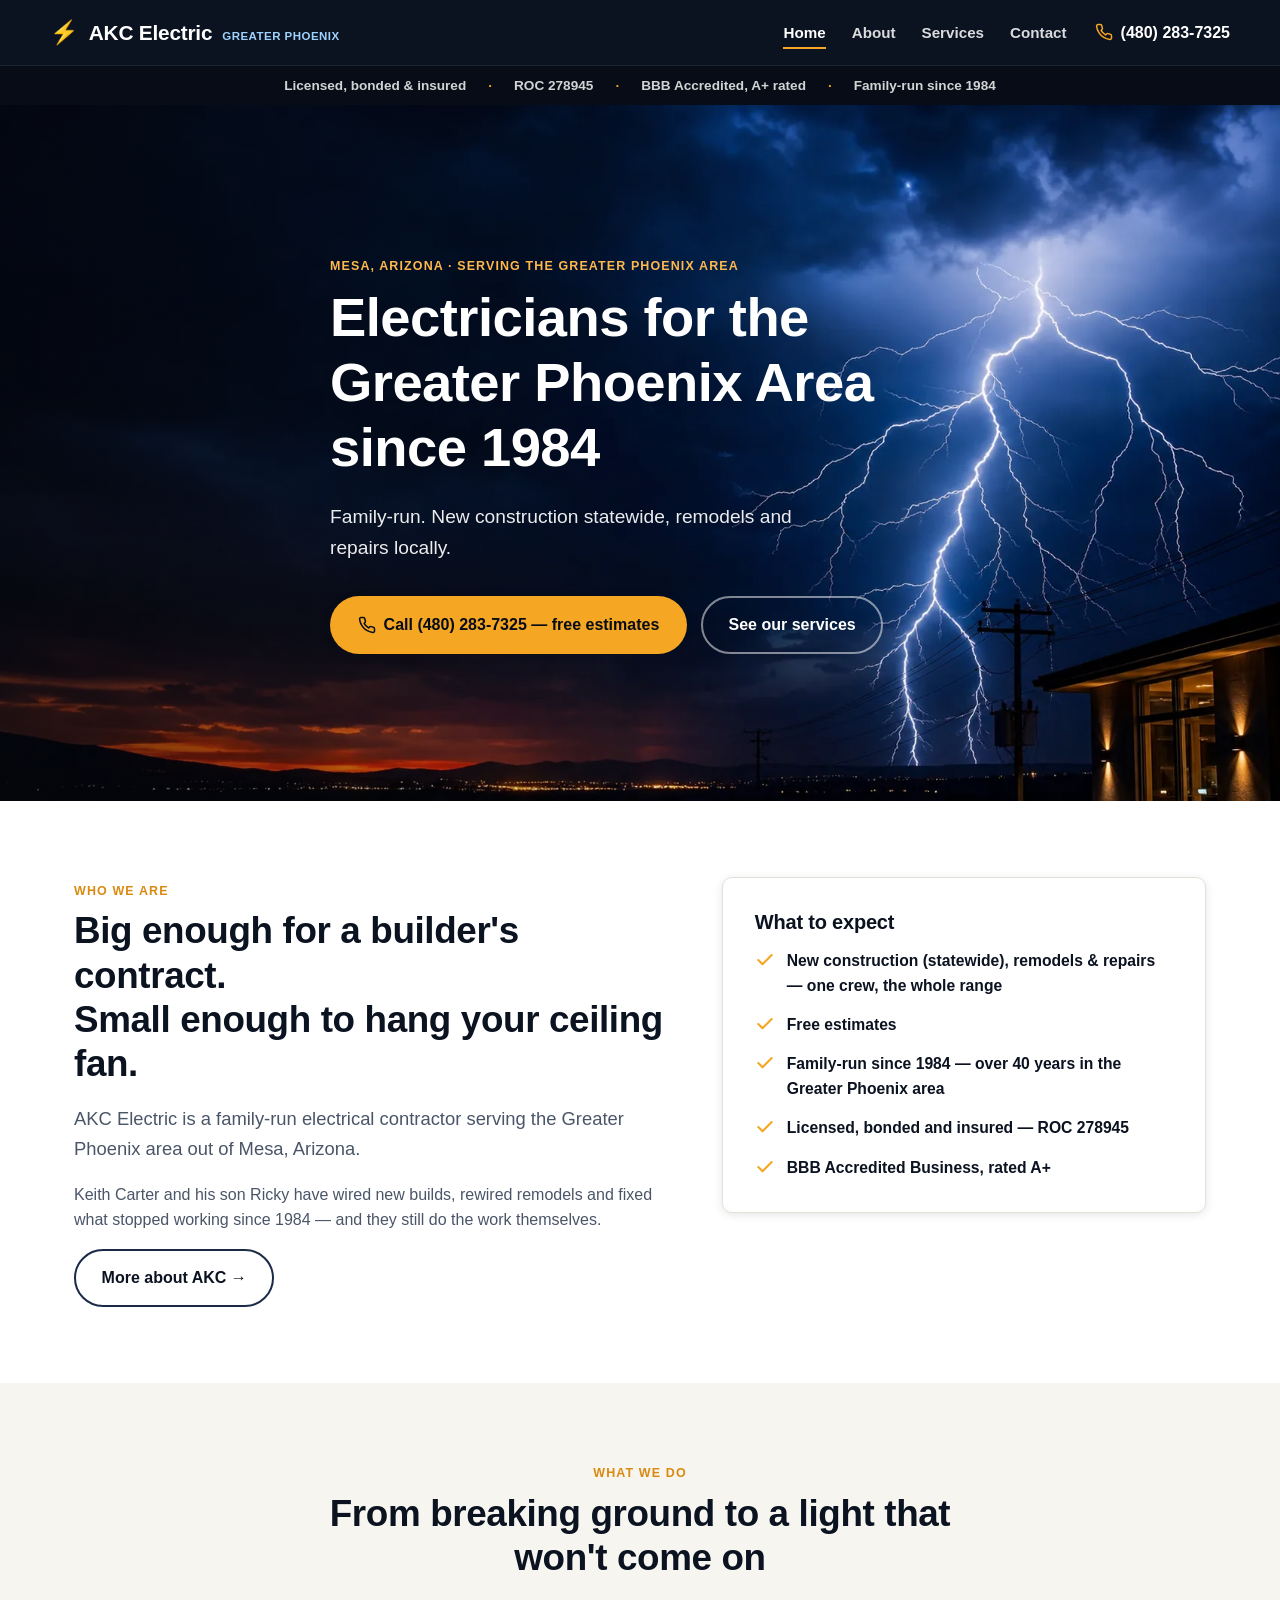
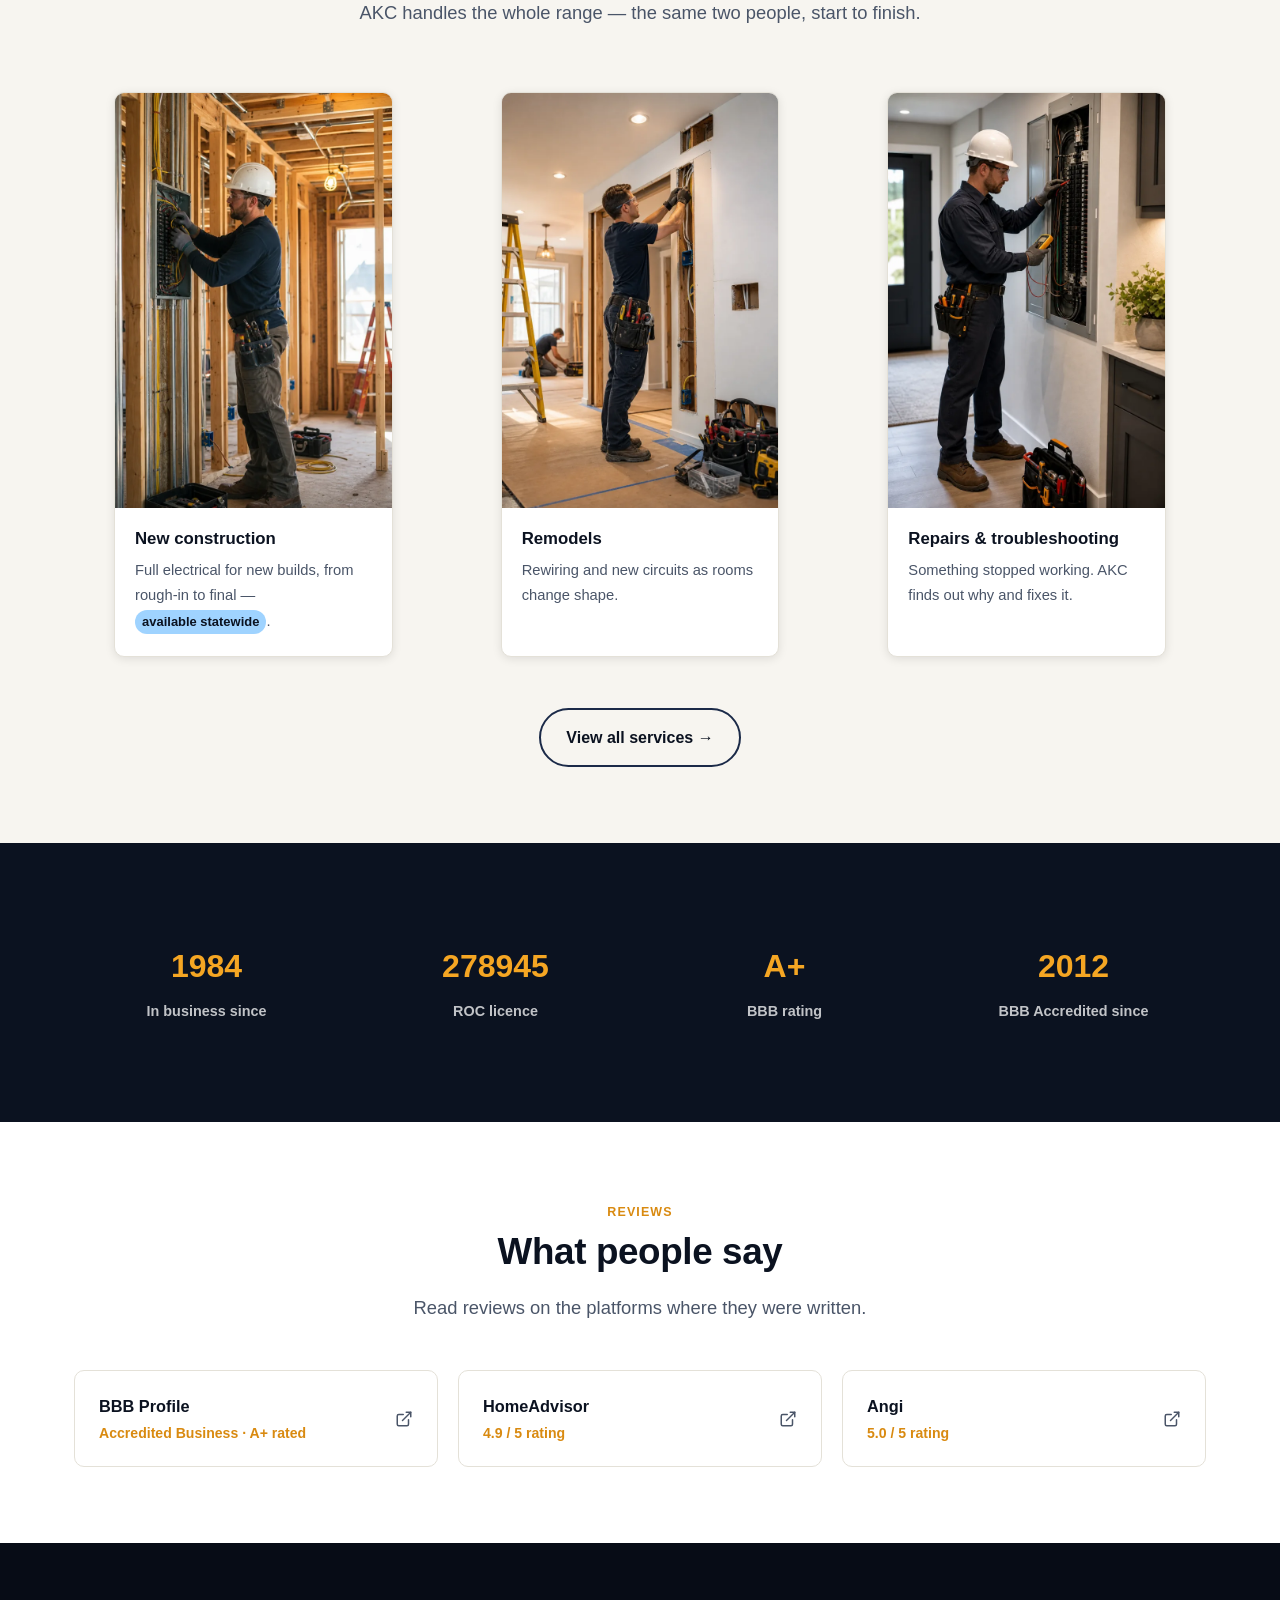
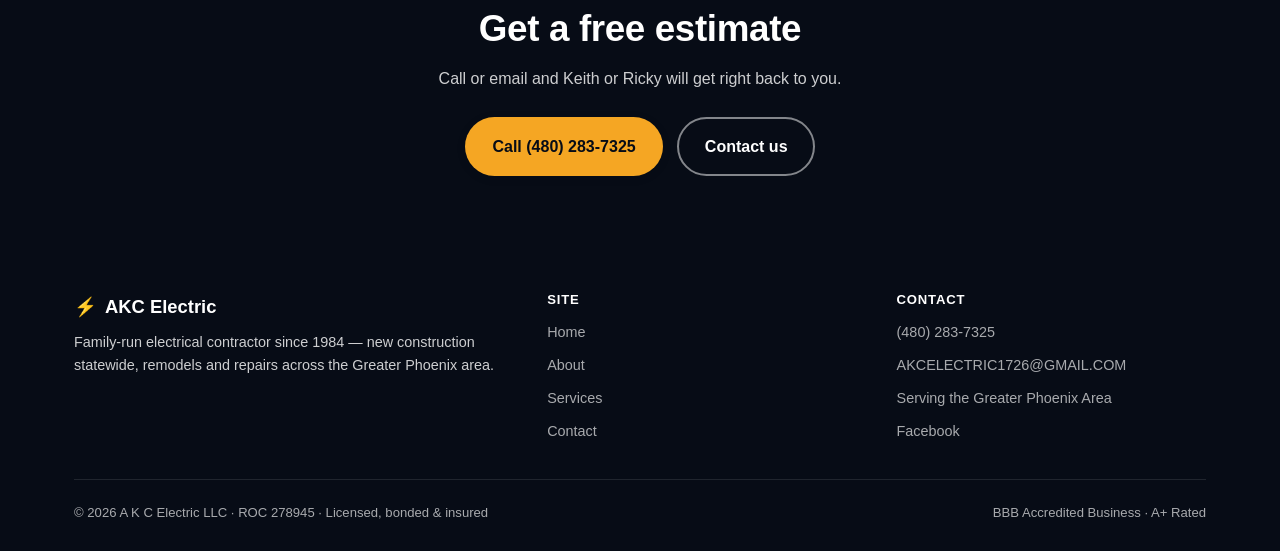
<file: index.html>
<!DOCTYPE html>
<html lang="en">
<head>
<meta charset="UTF-8">
<meta name="viewport" content="width=device-width, initial-scale=1.0">
<title>AKC Electric — Licensed Electrician in the Greater Phoenix Area | Mesa, AZ</title>
<meta name="description" content="Licensed, bonded and insured electrician in the Greater Phoenix area. Family-run since 1984 — new construction statewide, remodels and repairs locally. BBB Accredited, A+ rated. Free estimates. (480) 283-7325">
<link rel="canonical" href="https://lancewagner123.github.io/akc-electric-llc/">
<meta property="og:type" content="website">
<meta property="og:title" content="AKC Electric — Licensed Electrician in the Greater Phoenix Area">
<meta property="og:description" content="Family-run since 1984 — new construction statewide, remodels and repairs across the Greater Phoenix area. Licensed, bonded and insured — ROC 278945. BBB Accredited, A+ rated.">
<meta property="og:image" content="https://lancewagner123.github.io/akc-electric-llc/img/og-image-1200x630.jpg">
<meta property="og:url" content="https://lancewagner123.github.io/akc-electric-llc/">
<meta name="twitter:card" content="summary_large_image">
<link rel="icon" href="assets/favicon.svg" type="image/svg+xml">
<link rel="preload" as="image" href="img/hero-desert-storm-1200w.webp" imagesrcset="img/hero-desert-storm-800w.webp 800w, img/hero-desert-storm-1200w.webp 1200w, img/hero-desert-storm-1700w.webp 1700w">
<link rel="stylesheet" href="assets/css/style.css">
<script type="application/ld+json">
{
  "@context": "https://schema.org",
  "@type": "Electrician",
  "name": "AKC Electric",
  "legalName": "A K C Electric LLC",
  "telephone": "+1-480-283-7325",
  "email": "AKCELECTRIC1726@GMAIL.COM",
  "url": "https://lancewagner123.github.io/akc-electric-llc/",
  "image": "https://lancewagner123.github.io/akc-electric-llc/img/og-image-1200x630.jpg",
  "foundingDate": "1984",
  "address": {
    "@type": "PostalAddress",
    "addressLocality": "Mesa",
    "addressRegion": "AZ",
    "addressCountry": "US"
  },
  "areaServed": {
    "@type": "Place",
    "name": "Greater Phoenix Area, Arizona"
  },
  "founder": { "@type": "Person", "name": "Keith Carter" }
}
</script>
</head>
<body>
<a class="skip-link" href="#main">Skip to content</a>

<header class="site-header">
  <div class="container header-inner">
    <a href="index.html" class="brand"><span class="bolt">&#9889;</span>AKC Electric<span class="tag">Greater Phoenix</span></a>
    <nav class="nav" id="site-nav">
      <ul class="nav-links">
        <li><a href="index.html" aria-current="page">Home</a></li>
        <li><a href="about.html">About</a></li>
        <li><a href="services.html">Services</a></li>
        <li><a href="contact.html">Contact</a></li>
      </ul>
      <a class="header-call" href="tel:+14802837325">
        <svg width="18" height="18" viewBox="0 0 24 24" fill="none" stroke="currentColor" stroke-width="2" stroke-linecap="round" stroke-linejoin="round"><path d="M22 16.92v3a2 2 0 0 1-2.18 2 19.79 19.79 0 0 1-8.63-3.07 19.5 19.5 0 0 1-6-6 19.79 19.79 0 0 1-3.07-8.67A2 2 0 0 1 4.11 2h3a2 2 0 0 1 2 1.72c.127.96.361 1.903.7 2.81a2 2 0 0 1-.45 2.11L8.09 9.91a16 16 0 0 0 6 6l1.27-1.27a2 2 0 0 1 2.11-.45c.907.339 1.85.573 2.81.7A2 2 0 0 1 22 16.92z"/></svg>
        <span class="txt">(480) 283-7325</span>
      </a>
    </nav>
    <button class="nav-toggle" aria-label="Menu" aria-expanded="false" aria-controls="site-nav">
      <svg viewBox="0 0 24 24" fill="none" stroke="currentColor" stroke-width="2" stroke-linecap="round" stroke-linejoin="round"><line x1="3" y1="6" x2="21" y2="6"/><line x1="3" y1="12" x2="21" y2="12"/><line x1="3" y1="18" x2="21" y2="18"/></svg>
    </button>
  </div>
</header>

<div class="trust-strip">
  <div class="container">
    <span>Licensed, bonded &amp; insured</span><span class="sep">&middot;</span>
    <span>ROC 278945</span><span class="sep">&middot;</span>
    <span>BBB Accredited, A+ rated</span><span class="sep">&middot;</span>
    <span>Family-run since 1984</span>
  </div>
</div>

<main id="main">

  <section class="hero">
    <div class="hero-media">
      <img
        src="img/hero-desert-storm-1200w.webp"
        srcset="img/hero-desert-storm-800w.webp 800w,
                img/hero-desert-storm-1200w.webp 1200w,
                img/hero-desert-storm-1700w.webp 1700w"
        sizes="100vw"
        width="1700" height="924"
        alt="Lightning striking over the Arizona desert at dusk, with a sunset on the horizon and a lit house in the foreground"
        fetchpriority="high"
        decoding="async">
    </div>
    <div class="hero-inner">
      <div class="hero-content">
        <p class="eyebrow" style="color:#ffb84d">Mesa, Arizona &middot; Serving the Greater Phoenix Area</p>
        <h1>Electricians for the Greater Phoenix Area since 1984</h1>
        <p class="lede">Family-run. New construction statewide, remodels and repairs locally.</p>
        <div class="hero-cta">
          <a class="btn btn-amber" href="tel:+14802837325">
            <svg width="18" height="18" viewBox="0 0 24 24" fill="none" stroke="currentColor" stroke-width="2" stroke-linecap="round" stroke-linejoin="round"><path d="M22 16.92v3a2 2 0 0 1-2.18 2 19.79 19.79 0 0 1-8.63-3.07 19.5 19.5 0 0 1-6-6 19.79 19.79 0 0 1-3.07-8.67A2 2 0 0 1 4.11 2h3a2 2 0 0 1 2 1.72c.127.96.361 1.903.7 2.81a2 2 0 0 1-.45 2.11L8.09 9.91a16 16 0 0 0 6 6l1.27-1.27a2 2 0 0 1 2.11-.45c.907.339 1.85.573 2.81.7A2 2 0 0 1 22 16.92z"/></svg>
            Call (480) 283-7325 &mdash; free estimates
          </a>
          <a class="btn btn-outline" href="services.html">See our services</a>
        </div>
      </div>
    </div>
  </section>

  <section class="section section-alt">
    <div class="container intro-grid">
      <div>
        <p class="eyebrow">Who we are</p>
        <h2>Big enough for a builder's contract.<br>Small enough to hang your ceiling fan.</h2>
        <p class="lede">AKC Electric is a family-run electrical contractor serving the Greater Phoenix area out of Mesa, Arizona.</p>
        <p>Keith Carter and his son Ricky have wired new builds, rewired remodels and fixed what stopped working since 1984 &mdash; and they still do the work themselves.</p>
        <p><a class="btn btn-outline-dark" href="about.html">More about AKC &rarr;</a></p>
      </div>
      <div class="promise-card">
        <h3>What to expect</h3>
        <ul class="promise-list">
          <li><svg width="20" height="20" viewBox="0 0 24 24" fill="none" stroke="currentColor" stroke-width="2.5" stroke-linecap="round" stroke-linejoin="round"><polyline points="20 6 9 17 4 12"/></svg> New construction (statewide), remodels &amp; repairs &mdash; one crew, the whole range</li>
          <li><svg width="20" height="20" viewBox="0 0 24 24" fill="none" stroke="currentColor" stroke-width="2.5" stroke-linecap="round" stroke-linejoin="round"><polyline points="20 6 9 17 4 12"/></svg> Free estimates</li>
          <li><svg width="20" height="20" viewBox="0 0 24 24" fill="none" stroke="currentColor" stroke-width="2.5" stroke-linecap="round" stroke-linejoin="round"><polyline points="20 6 9 17 4 12"/></svg> Family-run since 1984 &mdash; over 40 years in the Greater Phoenix area</li>
          <li><svg width="20" height="20" viewBox="0 0 24 24" fill="none" stroke="currentColor" stroke-width="2.5" stroke-linecap="round" stroke-linejoin="round"><polyline points="20 6 9 17 4 12"/></svg> Licensed, bonded and insured &mdash; ROC 278945</li>
          <li><svg width="20" height="20" viewBox="0 0 24 24" fill="none" stroke="currentColor" stroke-width="2.5" stroke-linecap="round" stroke-linejoin="round"><polyline points="20 6 9 17 4 12"/></svg> BBB Accredited Business, rated A+</li>
        </ul>
      </div>
    </div>
  </section>

  <section class="section">
    <div class="container">
      <div class="section-head">
        <p class="eyebrow">What we do</p>
        <h2>From breaking ground to a light that won't come on</h2>
        <p class="lede">AKC handles the whole range &mdash; the same two people, start to finish.</p>
      </div>
      <div class="services-grid">
        <figure class="service-card">
          <img
            src="img/service-new-construction-700w.webp"
            srcset="img/service-new-construction-400w.webp 400w,
                    img/service-new-construction-700w.webp 700w,
                    img/service-new-construction-950w.webp 950w"
            sizes="(max-width: 900px) 100vw, 33vw"
            width="950" height="1425"
            alt="Electrician wiring a breaker panel in a timber-framed house under construction"
            loading="lazy" decoding="async">
          <figcaption>
            <span class="name">New construction</span>
            <span class="desc">Full electrical for new builds, from rough-in to final &mdash; <span class="statewide">available statewide</span>.</span>
          </figcaption>
        </figure>
        <figure class="service-card">
          <img
            src="img/service-remodel-700w.webp"
            srcset="img/service-remodel-400w.webp 400w,
                    img/service-remodel-700w.webp 700w,
                    img/service-remodel-950w.webp 950w"
            sizes="(max-width: 900px) 100vw, 33vw"
            width="950" height="1425"
            alt="Electrician installing wiring in an opened wall during a home remodel"
            loading="lazy" decoding="async">
          <figcaption>
            <span class="name">Remodels</span>
            <span class="desc">Rewiring and new circuits as rooms change shape.</span>
          </figcaption>
        </figure>
        <figure class="service-card">
          <img
            src="img/service-repairs-700w.webp"
            srcset="img/service-repairs-400w.webp 400w,
                    img/service-repairs-700w.webp 700w,
                    img/service-repairs-950w.webp 950w"
            sizes="(max-width: 900px) 100vw, 33vw"
            width="950" height="1425"
            alt="Electrician testing a breaker panel with a multimeter during a service call"
            loading="lazy" decoding="async">
          <figcaption>
            <span class="name">Repairs &amp; troubleshooting</span>
            <span class="desc">Something stopped working. AKC finds out why and fixes it.</span>
          </figcaption>
        </figure>
      </div>
      <p style="text-align:center; margin-top:2.2em;"><a class="btn btn-outline-dark" href="services.html">View all services &rarr;</a></p>
    </div>
  </section>

  <section class="section section-navy">
    <div class="container">
      <div class="credentials-grid">
        <div class="cred-item"><span class="num">1984</span><span class="label">In business since</span></div>
        <div class="cred-item"><span class="num">278945</span><span class="label">ROC licence</span></div>
        <div class="cred-item"><span class="num">A+</span><span class="label">BBB rating</span></div>
        <div class="cred-item"><span class="num">2012</span><span class="label">BBB Accredited since</span></div>
      </div>
    </div>
  </section>

  <section class="section section-alt">
    <div class="container">
      <div class="section-head">
        <p class="eyebrow">Reviews</p>
        <h2>What people say</h2>
        <p class="lede">Read reviews on the platforms where they were written.</p>
      </div>
      <div class="reviews-grid">
        <a class="review-link" href="https://www.bbb.org/us/az/mesa/profile/electrical-contractors/akc-electric-1126-1000022637" target="_blank" rel="noopener">
          <span><span class="platform">BBB Profile</span><span class="rating">Accredited Business &middot; A+ rated</span></span>
          <svg width="18" height="18" viewBox="0 0 24 24" fill="none" stroke="currentColor" stroke-width="2" stroke-linecap="round" stroke-linejoin="round"><path d="M18 13v6a2 2 0 0 1-2 2H5a2 2 0 0 1-2-2V8a2 2 0 0 1 2-2h6"/><polyline points="15 3 21 3 21 9"/><line x1="10" y1="14" x2="21" y2="3"/></svg>
        </a>
        <a class="review-link" href="https://www.homeadvisor.com/rated.AKCElectricLLC.47323149.html" target="_blank" rel="noopener">
          <span><span class="platform">HomeAdvisor</span><span class="rating">4.9 / 5 rating</span></span>
          <svg width="18" height="18" viewBox="0 0 24 24" fill="none" stroke="currentColor" stroke-width="2" stroke-linecap="round" stroke-linejoin="round"><path d="M18 13v6a2 2 0 0 1-2 2H5a2 2 0 0 1-2-2V8a2 2 0 0 1 2-2h6"/><polyline points="15 3 21 3 21 9"/><line x1="10" y1="14" x2="21" y2="3"/></svg>
        </a>
        <a class="review-link" href="https://www.angi.com/companylist/us/az/mesa/akc-electric-llc-reviews-7453181.htm" target="_blank" rel="noopener">
          <span><span class="platform">Angi</span><span class="rating">5.0 / 5 rating</span></span>
          <svg width="18" height="18" viewBox="0 0 24 24" fill="none" stroke="currentColor" stroke-width="2" stroke-linecap="round" stroke-linejoin="round"><path d="M18 13v6a2 2 0 0 1-2 2H5a2 2 0 0 1-2-2V8a2 2 0 0 1 2-2h6"/><polyline points="15 3 21 3 21 9"/><line x1="10" y1="14" x2="21" y2="3"/></svg>
        </a>
      </div>
    </div>
  </section>

  <section class="cta-band">
    <div class="container">
      <h2>Get a free estimate</h2>
      <p>Call or email and Keith or Ricky will get right back to you.</p>
      <div class="btns">
        <a class="btn btn-amber" href="tel:+14802837325">Call (480) 283-7325</a>
        <a class="btn btn-outline" href="contact.html">Contact us</a>
      </div>
    </div>
  </section>

</main>

<footer class="site-footer">
  <div class="container">
    <div class="footer-grid">
      <div class="footer-col">
        <div class="footer-brand"><span class="bolt">&#9889;</span>AKC Electric</div>
        <p class="footer-tagline">Family-run electrical contractor since 1984 &mdash; new construction statewide, remodels and repairs across the Greater Phoenix area.</p>
      </div>
      <div class="footer-col">
        <h4>Site</h4>
        <ul>
          <li><a href="index.html">Home</a></li>
          <li><a href="about.html">About</a></li>
          <li><a href="services.html">Services</a></li>
          <li><a href="contact.html">Contact</a></li>
        </ul>
      </div>
      <div class="footer-col">
        <h4>Contact</h4>
        <ul>
          <li><a href="tel:+14802837325">(480) 283-7325</a></li>
          <li><a href="mailto:AKCELECTRIC1726@GMAIL.COM">AKCELECTRIC1726@GMAIL.COM</a></li>
          <li>Serving the Greater Phoenix Area</li>
          <li><a href="https://www.facebook.com/profile.php?id=100054225020717" target="_blank" rel="noopener">Facebook</a></li>
        </ul>
      </div>
    </div>
    <div class="footer-bottom">
      <span>&copy; <span class="year"></span> A K C Electric LLC &middot; ROC 278945 &middot; Licensed, bonded &amp; insured</span>
      <span>BBB Accredited Business &middot; A+ Rated</span>
    </div>
  </div>
</footer>

<script src="assets/js/main.js"></script>
</body>
</html>
</file>
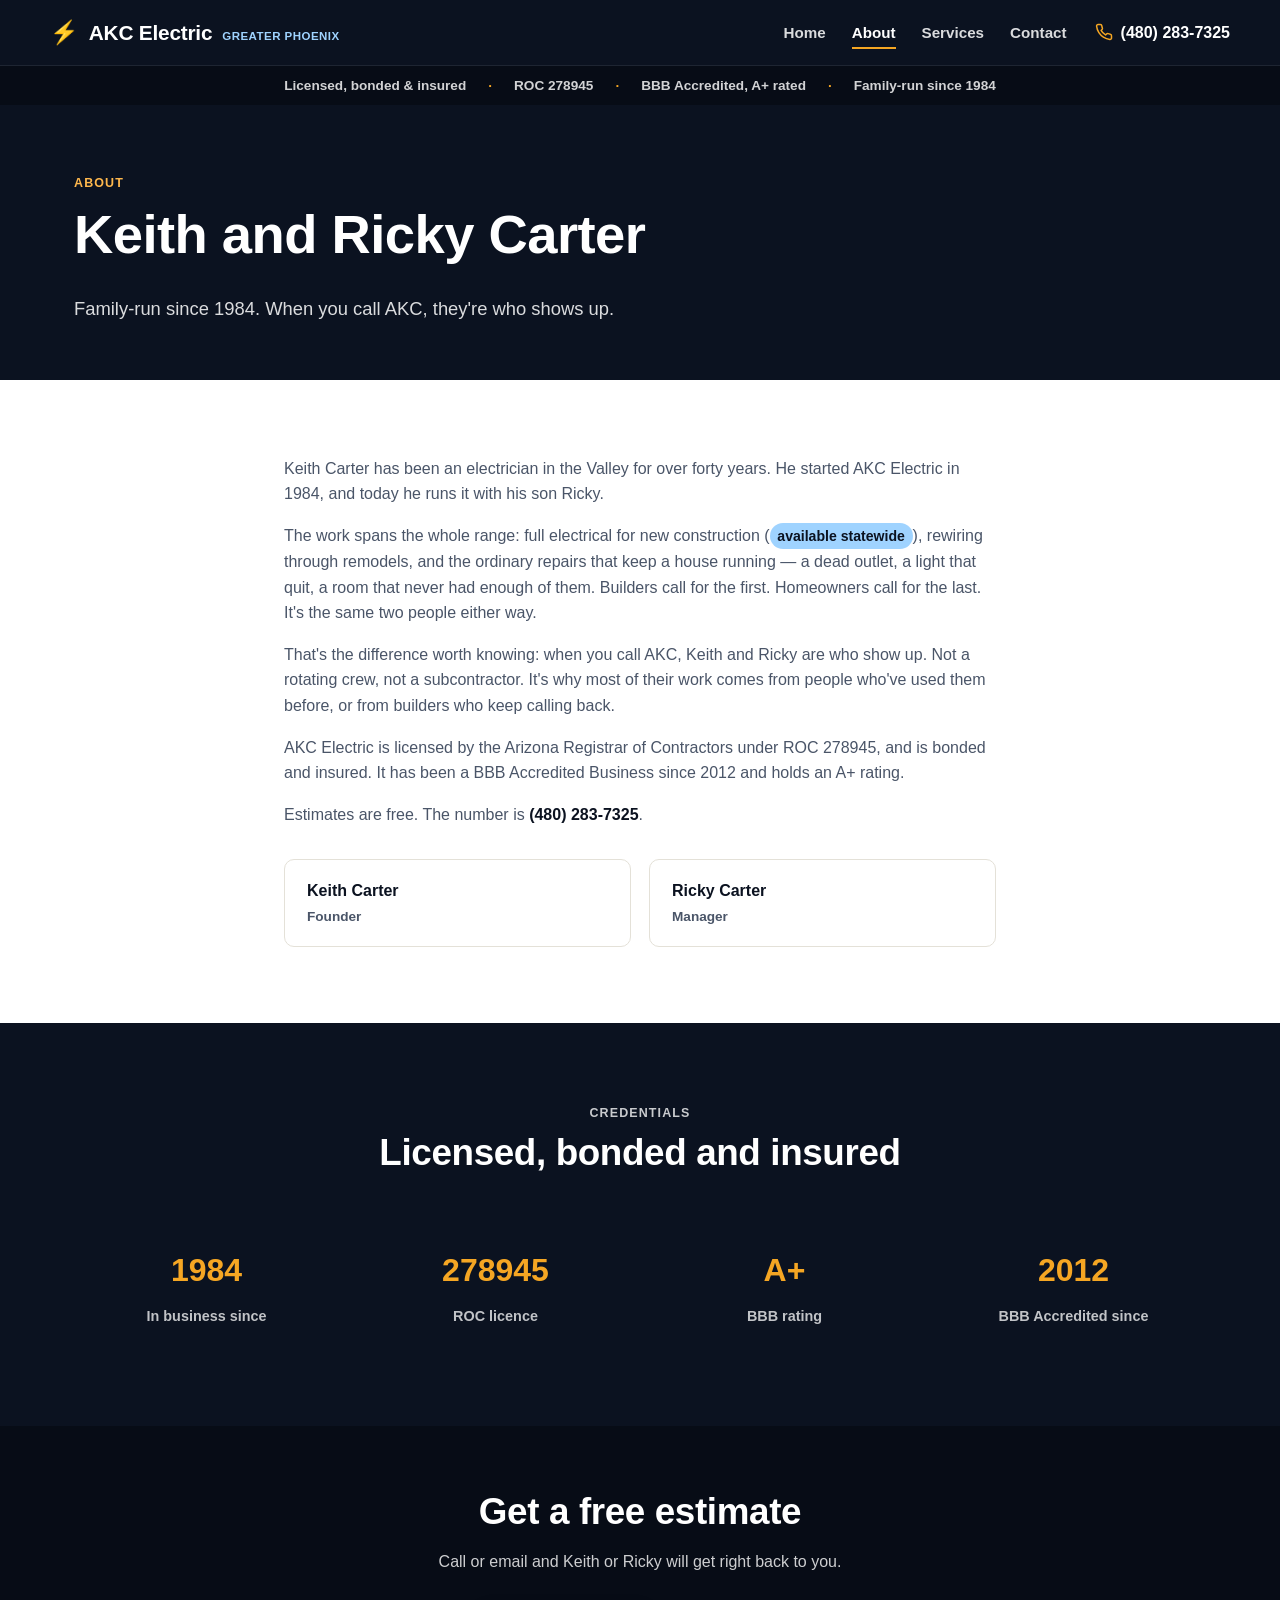
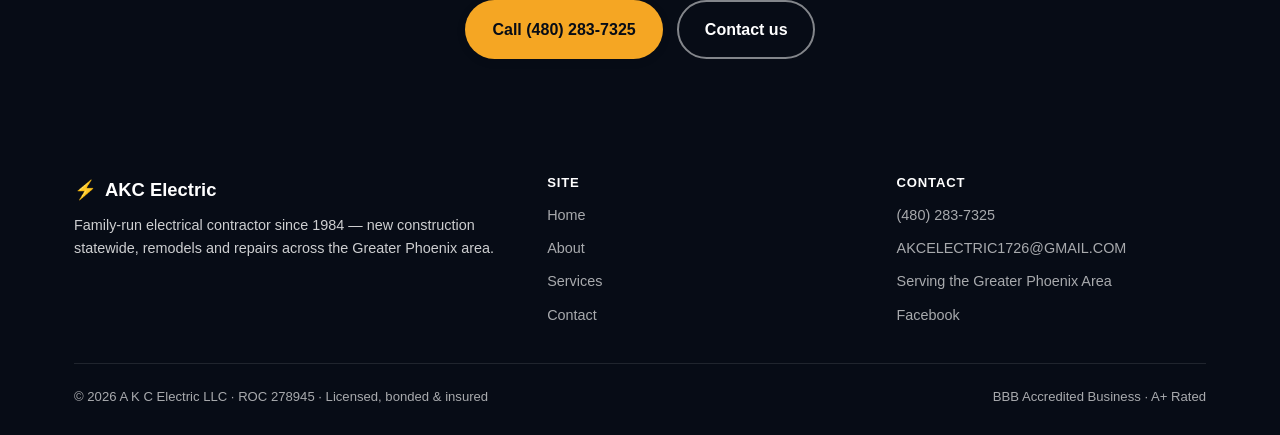
<file: about.html>
<!DOCTYPE html>
<html lang="en">
<head>
<meta charset="UTF-8">
<meta name="viewport" content="width=device-width, initial-scale=1.0">
<title>About AKC Electric — Family-Run Since 1984 | Mesa, AZ</title>
<meta name="description" content="Keith Carter started AKC Electric in 1984. Today he runs it with his son Ricky — licensed, bonded and insured, ROC 278945, BBB Accredited and rated A+.">
<link rel="canonical" href="https://lancewagner123.github.io/akc-electric-llc/about.html">
<meta property="og:type" content="website">
<meta property="og:title" content="About AKC Electric">
<meta property="og:description" content="Family-run since 1984. Keith and Ricky Carter do the work themselves.">
<meta property="og:image" content="https://lancewagner123.github.io/akc-electric-llc/img/og-image-1200x630.jpg">
<link rel="icon" href="assets/favicon.svg" type="image/svg+xml">
<link rel="stylesheet" href="assets/css/style.css">
</head>
<body>
<a class="skip-link" href="#main">Skip to content</a>

<header class="site-header">
  <div class="container header-inner">
    <a href="index.html" class="brand"><span class="bolt">&#9889;</span>AKC Electric<span class="tag">Greater Phoenix</span></a>
    <nav class="nav" id="site-nav">
      <ul class="nav-links">
        <li><a href="index.html">Home</a></li>
        <li><a href="about.html" aria-current="page">About</a></li>
        <li><a href="services.html">Services</a></li>
        <li><a href="contact.html">Contact</a></li>
      </ul>
      <a class="header-call" href="tel:+14802837325">
        <svg width="18" height="18" viewBox="0 0 24 24" fill="none" stroke="currentColor" stroke-width="2" stroke-linecap="round" stroke-linejoin="round"><path d="M22 16.92v3a2 2 0 0 1-2.18 2 19.79 19.79 0 0 1-8.63-3.07 19.5 19.5 0 0 1-6-6 19.79 19.79 0 0 1-3.07-8.67A2 2 0 0 1 4.11 2h3a2 2 0 0 1 2 1.72c.127.96.361 1.903.7 2.81a2 2 0 0 1-.45 2.11L8.09 9.91a16 16 0 0 0 6 6l1.27-1.27a2 2 0 0 1 2.11-.45c.907.339 1.85.573 2.81.7A2 2 0 0 1 22 16.92z"/></svg>
        <span class="txt">(480) 283-7325</span>
      </a>
    </nav>
    <button class="nav-toggle" aria-label="Menu" aria-expanded="false" aria-controls="site-nav">
      <svg viewBox="0 0 24 24" fill="none" stroke="currentColor" stroke-width="2" stroke-linecap="round" stroke-linejoin="round"><line x1="3" y1="6" x2="21" y2="6"/><line x1="3" y1="12" x2="21" y2="12"/><line x1="3" y1="18" x2="21" y2="18"/></svg>
    </button>
  </div>
</header>

<div class="trust-strip">
  <div class="container">
    <span>Licensed, bonded &amp; insured</span><span class="sep">&middot;</span>
    <span>ROC 278945</span><span class="sep">&middot;</span>
    <span>BBB Accredited, A+ rated</span><span class="sep">&middot;</span>
    <span>Family-run since 1984</span>
  </div>
</div>

<main id="main">

  <section class="page-hero">
    <div class="container">
      <p class="eyebrow" style="color:#ffb84d">About</p>
      <h1>Keith and Ricky Carter</h1>
      <p class="lede">Family-run since 1984. When you call AKC, they're who shows up.</p>
    </div>
  </section>

  <section class="section section-alt">
    <div class="container" style="max-width:760px;">
      <p>Keith Carter has been an electrician in the Valley for over forty years. He started AKC Electric in 1984, and today he runs it with his son Ricky.</p>
      <p>The work spans the whole range: full electrical for new construction (<span class="statewide">available statewide</span>), rewiring through remodels, and the ordinary repairs that keep a house running &mdash; a dead outlet, a light that quit, a room that never had enough of them. Builders call for the first. Homeowners call for the last. It's the same two people either way.</p>
      <p>That's the difference worth knowing: when you call AKC, Keith and Ricky are who show up. Not a rotating crew, not a subcontractor. It's why most of their work comes from people who've used them before, or from builders who keep calling back.</p>
      <p>AKC Electric is licensed by the Arizona Registrar of Contractors under ROC 278945, and is bonded and insured. It has been a BBB Accredited Business since 2012 and holds an A+ rating.</p>
      <p>Estimates are free. The number is <a href="tel:+14802837325" style="color:var(--navy-900); font-weight:700;">(480) 283-7325</a>.</p>

      <div class="people-strip">
        <div class="person">Keith Carter<span class="role">Founder</span></div>
        <div class="person">Ricky Carter<span class="role">Manager</span></div>
      </div>
    </div>
  </section>

  <section class="section section-navy">
    <div class="container">
      <div class="section-head">
        <p class="eyebrow">Credentials</p>
        <h2>Licensed, bonded and insured</h2>
      </div>
      <div class="credentials-grid">
        <div class="cred-item"><span class="num">1984</span><span class="label">In business since</span></div>
        <div class="cred-item"><span class="num">278945</span><span class="label">ROC licence</span></div>
        <div class="cred-item"><span class="num">A+</span><span class="label">BBB rating</span></div>
        <div class="cred-item"><span class="num">2012</span><span class="label">BBB Accredited since</span></div>
      </div>
    </div>
  </section>

  <section class="cta-band">
    <div class="container">
      <h2>Get a free estimate</h2>
      <p>Call or email and Keith or Ricky will get right back to you.</p>
      <div class="btns">
        <a class="btn btn-amber" href="tel:+14802837325">Call (480) 283-7325</a>
        <a class="btn btn-outline" href="contact.html">Contact us</a>
      </div>
    </div>
  </section>

</main>

<footer class="site-footer">
  <div class="container">
    <div class="footer-grid">
      <div class="footer-col">
        <div class="footer-brand"><span class="bolt">&#9889;</span>AKC Electric</div>
        <p class="footer-tagline">Family-run electrical contractor since 1984 &mdash; new construction statewide, remodels and repairs across the Greater Phoenix area.</p>
      </div>
      <div class="footer-col">
        <h4>Site</h4>
        <ul>
          <li><a href="index.html">Home</a></li>
          <li><a href="about.html">About</a></li>
          <li><a href="services.html">Services</a></li>
          <li><a href="contact.html">Contact</a></li>
        </ul>
      </div>
      <div class="footer-col">
        <h4>Contact</h4>
        <ul>
          <li><a href="tel:+14802837325">(480) 283-7325</a></li>
          <li><a href="mailto:AKCELECTRIC1726@GMAIL.COM">AKCELECTRIC1726@GMAIL.COM</a></li>
          <li>Serving the Greater Phoenix Area</li>
          <li><a href="https://www.facebook.com/profile.php?id=100054225020717" target="_blank" rel="noopener">Facebook</a></li>
        </ul>
      </div>
    </div>
    <div class="footer-bottom">
      <span>&copy; <span class="year"></span> A K C Electric LLC &middot; ROC 278945 &middot; Licensed, bonded &amp; insured</span>
      <span>BBB Accredited Business &middot; A+ Rated</span>
    </div>
  </div>
</footer>

<script src="assets/js/main.js"></script>
</body>
</html>
</file>
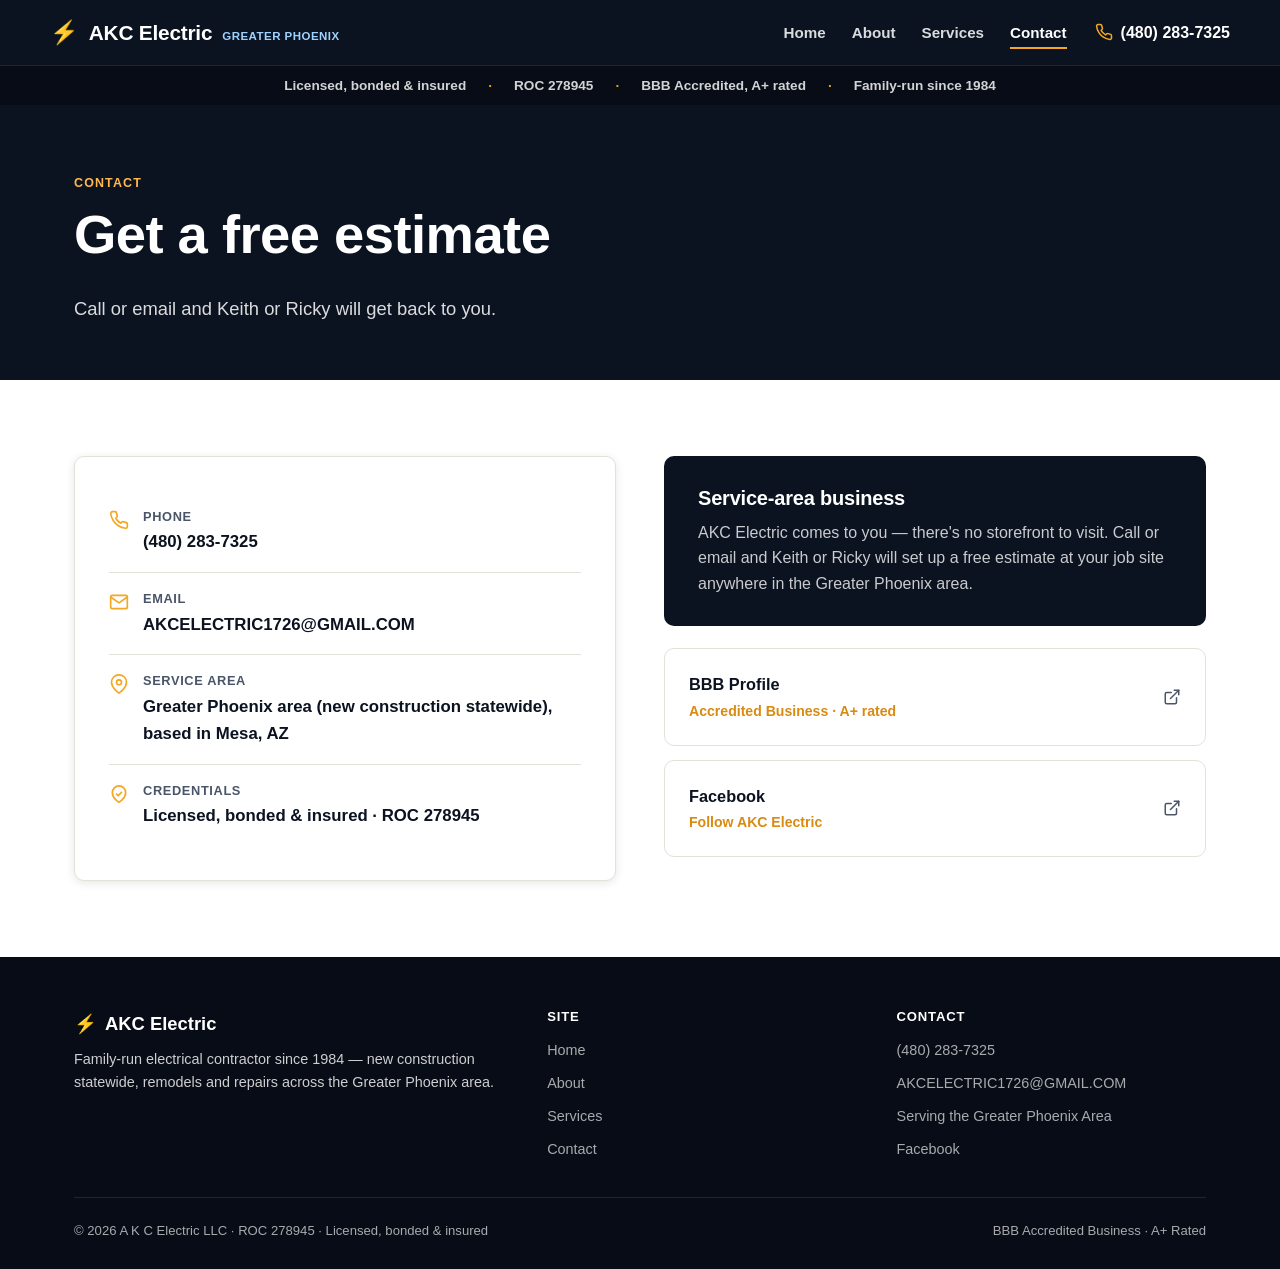
<file: contact.html>
<!DOCTYPE html>
<html lang="en">
<head>
<meta charset="UTF-8">
<meta name="viewport" content="width=device-width, initial-scale=1.0">
<title>Contact AKC Electric — (480) 283-7325 | Greater Phoenix Area, AZ</title>
<meta name="description" content="Call or email AKC Electric for a free estimate. Family-run, licensed, bonded and insured, serving the Greater Phoenix area from Mesa, Arizona.">
<link rel="canonical" href="https://lancewagner123.github.io/akc-electric-llc/contact.html">
<meta property="og:type" content="website">
<meta property="og:title" content="Contact AKC Electric">
<meta property="og:description" content="Call or email for a free estimate — Keith or Ricky will get back to you.">
<meta property="og:image" content="https://lancewagner123.github.io/akc-electric-llc/img/og-image-1200x630.jpg">
<link rel="icon" href="assets/favicon.svg" type="image/svg+xml">
<link rel="stylesheet" href="assets/css/style.css">
</head>
<body>
<a class="skip-link" href="#main">Skip to content</a>

<header class="site-header">
  <div class="container header-inner">
    <a href="index.html" class="brand"><span class="bolt">&#9889;</span>AKC Electric<span class="tag">Greater Phoenix</span></a>
    <nav class="nav" id="site-nav">
      <ul class="nav-links">
        <li><a href="index.html">Home</a></li>
        <li><a href="about.html">About</a></li>
        <li><a href="services.html">Services</a></li>
        <li><a href="contact.html" aria-current="page">Contact</a></li>
      </ul>
      <a class="header-call" href="tel:+14802837325">
        <svg width="18" height="18" viewBox="0 0 24 24" fill="none" stroke="currentColor" stroke-width="2" stroke-linecap="round" stroke-linejoin="round"><path d="M22 16.92v3a2 2 0 0 1-2.18 2 19.79 19.79 0 0 1-8.63-3.07 19.5 19.5 0 0 1-6-6 19.79 19.79 0 0 1-3.07-8.67A2 2 0 0 1 4.11 2h3a2 2 0 0 1 2 1.72c.127.96.361 1.903.7 2.81a2 2 0 0 1-.45 2.11L8.09 9.91a16 16 0 0 0 6 6l1.27-1.27a2 2 0 0 1 2.11-.45c.907.339 1.85.573 2.81.7A2 2 0 0 1 22 16.92z"/></svg>
        <span class="txt">(480) 283-7325</span>
      </a>
    </nav>
    <button class="nav-toggle" aria-label="Menu" aria-expanded="false" aria-controls="site-nav">
      <svg viewBox="0 0 24 24" fill="none" stroke="currentColor" stroke-width="2" stroke-linecap="round" stroke-linejoin="round"><line x1="3" y1="6" x2="21" y2="6"/><line x1="3" y1="12" x2="21" y2="12"/><line x1="3" y1="18" x2="21" y2="18"/></svg>
    </button>
  </div>
</header>

<div class="trust-strip">
  <div class="container">
    <span>Licensed, bonded &amp; insured</span><span class="sep">&middot;</span>
    <span>ROC 278945</span><span class="sep">&middot;</span>
    <span>BBB Accredited, A+ rated</span><span class="sep">&middot;</span>
    <span>Family-run since 1984</span>
  </div>
</div>

<main id="main">

  <section class="page-hero">
    <div class="container">
      <p class="eyebrow" style="color:#ffb84d">Contact</p>
      <h1>Get a free estimate</h1>
      <p class="lede">Call or email and Keith or Ricky will get back to you.</p>
    </div>
  </section>

  <section class="section section-alt">
    <div class="container contact-grid">
      <div class="contact-card">
        <div class="contact-row">
          <svg width="20" height="20" viewBox="0 0 24 24" fill="none" stroke="currentColor" stroke-width="2" stroke-linecap="round" stroke-linejoin="round"><path d="M22 16.92v3a2 2 0 0 1-2.18 2 19.79 19.79 0 0 1-8.63-3.07 19.5 19.5 0 0 1-6-6 19.79 19.79 0 0 1-3.07-8.67A2 2 0 0 1 4.11 2h3a2 2 0 0 1 2 1.72c.127.96.361 1.903.7 2.81a2 2 0 0 1-.45 2.11L8.09 9.91a16 16 0 0 0 6 6l1.27-1.27a2 2 0 0 1 2.11-.45c.907.339 1.85.573 2.81.7A2 2 0 0 1 22 16.92z"/></svg>
          <div>
            <div class="label">Phone</div>
            <div class="value"><a href="tel:+14802837325">(480) 283-7325</a></div>
          </div>
        </div>
        <div class="contact-row">
          <svg width="20" height="20" viewBox="0 0 24 24" fill="none" stroke="currentColor" stroke-width="2" stroke-linecap="round" stroke-linejoin="round"><path d="M4 4h16c1.1 0 2 .9 2 2v12c0 1.1-.9 2-2 2H4c-1.1 0-2-.9-2-2V6c0-1.1.9-2 2-2z"/><polyline points="22,6 12,13 2,6"/></svg>
          <div>
            <div class="label">Email</div>
            <div class="value"><a href="mailto:AKCELECTRIC1726@GMAIL.COM">AKCELECTRIC1726@GMAIL.COM</a></div>
          </div>
        </div>
        <div class="contact-row">
          <svg width="20" height="20" viewBox="0 0 24 24" fill="none" stroke="currentColor" stroke-width="2" stroke-linecap="round" stroke-linejoin="round"><path d="M21 10c0 7-9 13-9 13s-9-6-9-13a9 9 0 0 1 18 0z"/><circle cx="12" cy="10" r="3"/></svg>
          <div>
            <div class="label">Service area</div>
            <div class="value">Greater Phoenix area (new construction statewide), based in Mesa, AZ</div>
          </div>
        </div>
        <div class="contact-row">
          <svg width="20" height="20" viewBox="0 0 24 24" fill="none" stroke="currentColor" stroke-width="2" stroke-linecap="round" stroke-linejoin="round"><path d="M12 22s8-4.5 8-11.8A8 8 0 0 0 4 10.2C4 17.5 12 22 12 22z"/><path d="M9 12l2 2 4-4"/></svg>
          <div>
            <div class="label">Credentials</div>
            <div class="value">Licensed, bonded &amp; insured &middot; ROC 278945</div>
          </div>
        </div>
      </div>

      <div>
        <div class="area-note">
          <h3>Service-area business</h3>
          <p>AKC Electric comes to you &mdash; there's no storefront to visit. Call or email and Keith or Ricky will set up a free estimate at your job site anywhere in the Greater Phoenix area.</p>
        </div>
        <div style="margin-top:22px;">
          <a class="review-link" href="https://www.bbb.org/us/az/mesa/profile/electrical-contractors/akc-electric-1126-1000022637" target="_blank" rel="noopener" style="margin-bottom:14px;">
            <span><span class="platform">BBB Profile</span><span class="rating">Accredited Business &middot; A+ rated</span></span>
            <svg width="18" height="18" viewBox="0 0 24 24" fill="none" stroke="currentColor" stroke-width="2" stroke-linecap="round" stroke-linejoin="round"><path d="M18 13v6a2 2 0 0 1-2 2H5a2 2 0 0 1-2-2V8a2 2 0 0 1 2-2h6"/><polyline points="15 3 21 3 21 9"/><line x1="10" y1="14" x2="21" y2="3"/></svg>
          </a>
          <a class="review-link" href="https://www.facebook.com/profile.php?id=100054225020717" target="_blank" rel="noopener">
            <span><span class="platform">Facebook</span><span class="rating">Follow AKC Electric</span></span>
            <svg width="18" height="18" viewBox="0 0 24 24" fill="none" stroke="currentColor" stroke-width="2" stroke-linecap="round" stroke-linejoin="round"><path d="M18 13v6a2 2 0 0 1-2 2H5a2 2 0 0 1-2-2V8a2 2 0 0 1 2-2h6"/><polyline points="15 3 21 3 21 9"/><line x1="10" y1="14" x2="21" y2="3"/></svg>
          </a>
        </div>
      </div>
    </div>
  </section>

</main>

<footer class="site-footer">
  <div class="container">
    <div class="footer-grid">
      <div class="footer-col">
        <div class="footer-brand"><span class="bolt">&#9889;</span>AKC Electric</div>
        <p class="footer-tagline">Family-run electrical contractor since 1984 &mdash; new construction statewide, remodels and repairs across the Greater Phoenix area.</p>
      </div>
      <div class="footer-col">
        <h4>Site</h4>
        <ul>
          <li><a href="index.html">Home</a></li>
          <li><a href="about.html">About</a></li>
          <li><a href="services.html">Services</a></li>
          <li><a href="contact.html">Contact</a></li>
        </ul>
      </div>
      <div class="footer-col">
        <h4>Contact</h4>
        <ul>
          <li><a href="tel:+14802837325">(480) 283-7325</a></li>
          <li><a href="mailto:AKCELECTRIC1726@GMAIL.COM">AKCELECTRIC1726@GMAIL.COM</a></li>
          <li>Serving the Greater Phoenix Area</li>
          <li><a href="https://www.facebook.com/profile.php?id=100054225020717" target="_blank" rel="noopener">Facebook</a></li>
        </ul>
      </div>
    </div>
    <div class="footer-bottom">
      <span>&copy; <span class="year"></span> A K C Electric LLC &middot; ROC 278945 &middot; Licensed, bonded &amp; insured</span>
      <span>BBB Accredited Business &middot; A+ Rated</span>
    </div>
  </div>
</footer>

<script src="assets/js/main.js"></script>
</body>
</html>
</file>
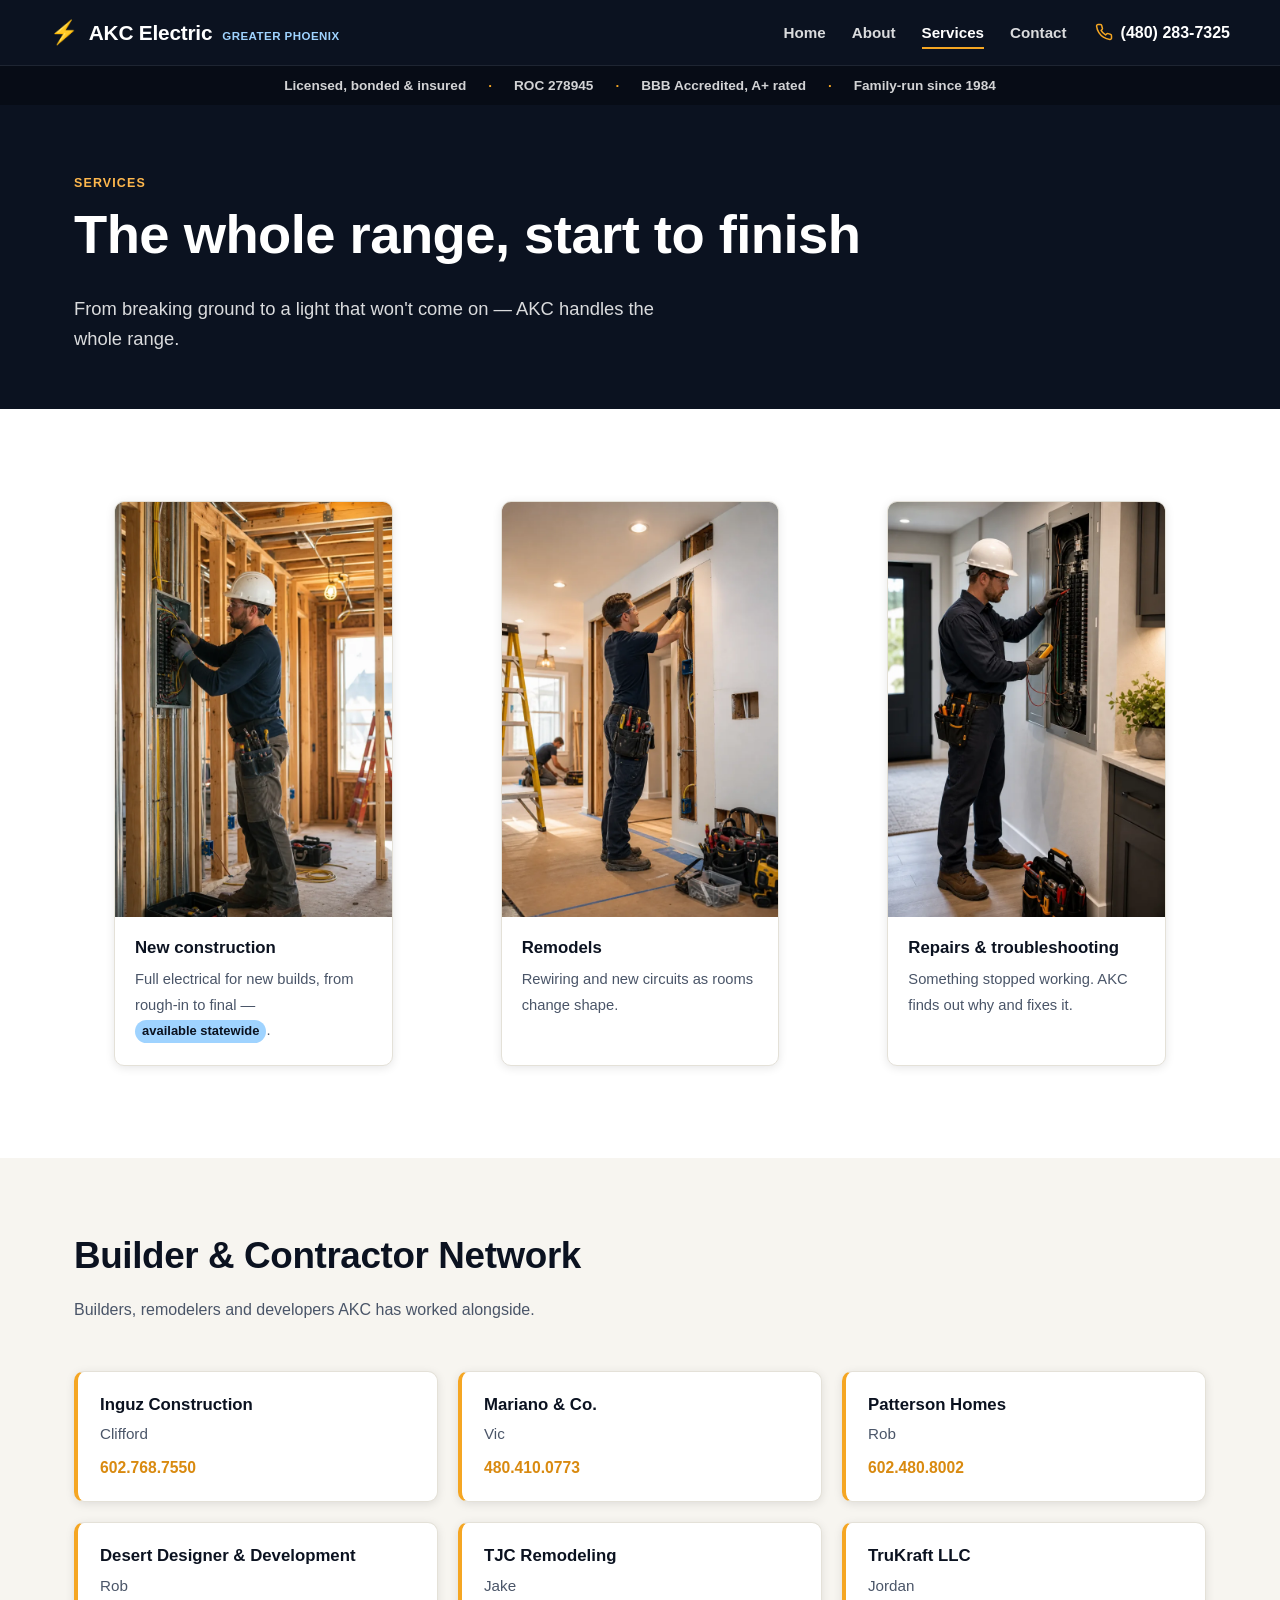
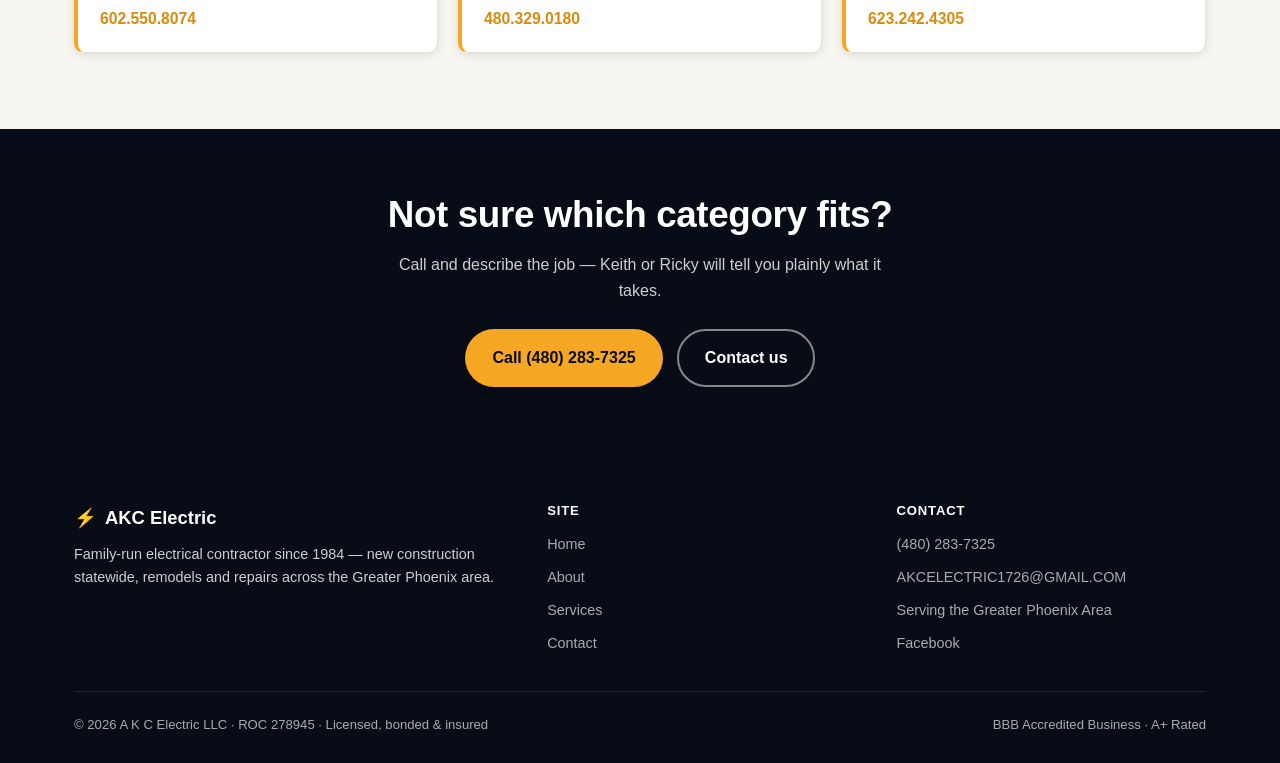
<file: services.html>
<!DOCTYPE html>
<html lang="en">
<head>
<meta charset="UTF-8">
<meta name="viewport" content="width=device-width, initial-scale=1.0">
<title>New Construction (Statewide), Remodels &amp; Repairs | AKC Electric</title>
<meta name="description" content="AKC Electric handles new construction statewide, plus remodels, repairs &amp; troubleshooting, recessed lighting, TV wall mounts and sound systems across the Greater Phoenix area.">
<link rel="canonical" href="https://lancewagner123.github.io/akc-electric-llc/services.html">
<meta property="og:type" content="website">
<meta property="og:title" content="Services — AKC Electric">
<meta property="og:description" content="From breaking ground to a light that won't come on — AKC handles the whole range.">
<meta property="og:image" content="https://lancewagner123.github.io/akc-electric-llc/img/og-image-1200x630.jpg">
<link rel="icon" href="assets/favicon.svg" type="image/svg+xml">
<link rel="stylesheet" href="assets/css/style.css">
</head>
<body>
<a class="skip-link" href="#main">Skip to content</a>

<header class="site-header">
  <div class="container header-inner">
    <a href="index.html" class="brand"><span class="bolt">&#9889;</span>AKC Electric<span class="tag">Greater Phoenix</span></a>
    <nav class="nav" id="site-nav">
      <ul class="nav-links">
        <li><a href="index.html">Home</a></li>
        <li><a href="about.html">About</a></li>
        <li><a href="services.html" aria-current="page">Services</a></li>
        <li><a href="contact.html">Contact</a></li>
      </ul>
      <a class="header-call" href="tel:+14802837325">
        <svg width="18" height="18" viewBox="0 0 24 24" fill="none" stroke="currentColor" stroke-width="2" stroke-linecap="round" stroke-linejoin="round"><path d="M22 16.92v3a2 2 0 0 1-2.18 2 19.79 19.79 0 0 1-8.63-3.07 19.5 19.5 0 0 1-6-6 19.79 19.79 0 0 1-3.07-8.67A2 2 0 0 1 4.11 2h3a2 2 0 0 1 2 1.72c.127.96.361 1.903.7 2.81a2 2 0 0 1-.45 2.11L8.09 9.91a16 16 0 0 0 6 6l1.27-1.27a2 2 0 0 1 2.11-.45c.907.339 1.85.573 2.81.7A2 2 0 0 1 22 16.92z"/></svg>
        <span class="txt">(480) 283-7325</span>
      </a>
    </nav>
    <button class="nav-toggle" aria-label="Menu" aria-expanded="false" aria-controls="site-nav">
      <svg viewBox="0 0 24 24" fill="none" stroke="currentColor" stroke-width="2" stroke-linecap="round" stroke-linejoin="round"><line x1="3" y1="6" x2="21" y2="6"/><line x1="3" y1="12" x2="21" y2="12"/><line x1="3" y1="18" x2="21" y2="18"/></svg>
    </button>
  </div>
</header>

<div class="trust-strip">
  <div class="container">
    <span>Licensed, bonded &amp; insured</span><span class="sep">&middot;</span>
    <span>ROC 278945</span><span class="sep">&middot;</span>
    <span>BBB Accredited, A+ rated</span><span class="sep">&middot;</span>
    <span>Family-run since 1984</span>
  </div>
</div>

<main id="main">

  <section class="page-hero">
    <div class="container">
      <p class="eyebrow" style="color:#ffb84d">Services</p>
      <h1>The whole range, start to finish</h1>
      <p class="lede">From breaking ground to a light that won't come on &mdash; AKC handles the whole range.</p>
    </div>
  </section>

  <section class="section section-alt">
    <div class="container">
      <div class="services-grid">
        <figure class="service-card">
          <img
            src="img/service-new-construction-700w.webp"
            srcset="img/service-new-construction-400w.webp 400w,
                    img/service-new-construction-700w.webp 700w,
                    img/service-new-construction-950w.webp 950w"
            sizes="(max-width: 900px) 100vw, 33vw"
            width="950" height="1425"
            alt="Electrician wiring a breaker panel in a timber-framed house under construction"
            loading="lazy" decoding="async">
          <figcaption>
            <span class="name">New construction</span>
            <span class="desc">Full electrical for new builds, from rough-in to final &mdash; <span class="statewide">available statewide</span>.</span>
          </figcaption>
        </figure>
        <figure class="service-card">
          <img
            src="img/service-remodel-700w.webp"
            srcset="img/service-remodel-400w.webp 400w,
                    img/service-remodel-700w.webp 700w,
                    img/service-remodel-950w.webp 950w"
            sizes="(max-width: 900px) 100vw, 33vw"
            width="950" height="1425"
            alt="Electrician installing wiring in an opened wall during a home remodel"
            loading="lazy" decoding="async">
          <figcaption>
            <span class="name">Remodels</span>
            <span class="desc">Rewiring and new circuits as rooms change shape.</span>
          </figcaption>
        </figure>
        <figure class="service-card">
          <img
            src="img/service-repairs-700w.webp"
            srcset="img/service-repairs-400w.webp 400w,
                    img/service-repairs-700w.webp 700w,
                    img/service-repairs-950w.webp 950w"
            sizes="(max-width: 900px) 100vw, 33vw"
            width="950" height="1425"
            alt="Electrician testing a breaker panel with a multimeter during a service call"
            loading="lazy" decoding="async">
          <figcaption>
            <span class="name">Repairs &amp; troubleshooting</span>
            <span class="desc">Something stopped working. AKC finds out why and fixes it.</span>
          </figcaption>
        </figure>
      </div>
    </div>
  </section>

  <section class="section">
    <div class="container">
      <div class="section-head left">
        <h2>Builder &amp; Contractor Network</h2>
        <p>Builders, remodelers and developers AKC has worked alongside.</p>
      </div>
      <div class="references-grid">
        <div class="reference-card">
          <span class="ref-company">Inguz Construction</span>
          <span class="ref-person">Clifford</span>
          <a class="ref-phone" href="tel:+16027687550">602.768.7550</a>
        </div>
        <div class="reference-card">
          <span class="ref-company">Mariano &amp; Co.</span>
          <span class="ref-person">Vic</span>
          <a class="ref-phone" href="tel:+14804100773">480.410.0773</a>
        </div>
        <div class="reference-card">
          <span class="ref-company">Patterson Homes</span>
          <span class="ref-person">Rob</span>
          <a class="ref-phone" href="tel:+16024808002">602.480.8002</a>
        </div>
        <div class="reference-card">
          <span class="ref-company">Desert Designer &amp; Development</span>
          <span class="ref-person">Rob</span>
          <a class="ref-phone" href="tel:+16025508074">602.550.8074</a>
        </div>
        <div class="reference-card">
          <span class="ref-company">TJC Remodeling</span>
          <span class="ref-person">Jake</span>
          <a class="ref-phone" href="tel:+14803290180">480.329.0180</a>
        </div>
        <div class="reference-card">
          <span class="ref-company">TruKraft LLC</span>
          <span class="ref-person">Jordan</span>
          <a class="ref-phone" href="tel:+16232424305">623.242.4305</a>
        </div>
      </div>
    </div>
  </section>

  <section class="cta-band">
    <div class="container">
      <h2>Not sure which category fits?</h2>
      <p>Call and describe the job &mdash; Keith or Ricky will tell you plainly what it takes.</p>
      <div class="btns">
        <a class="btn btn-amber" href="tel:+14802837325">Call (480) 283-7325</a>
        <a class="btn btn-outline" href="contact.html">Contact us</a>
      </div>
    </div>
  </section>

</main>

<footer class="site-footer">
  <div class="container">
    <div class="footer-grid">
      <div class="footer-col">
        <div class="footer-brand"><span class="bolt">&#9889;</span>AKC Electric</div>
        <p class="footer-tagline">Family-run electrical contractor since 1984 &mdash; new construction statewide, remodels and repairs across the Greater Phoenix area.</p>
      </div>
      <div class="footer-col">
        <h4>Site</h4>
        <ul>
          <li><a href="index.html">Home</a></li>
          <li><a href="about.html">About</a></li>
          <li><a href="services.html">Services</a></li>
          <li><a href="contact.html">Contact</a></li>
        </ul>
      </div>
      <div class="footer-col">
        <h4>Contact</h4>
        <ul>
          <li><a href="tel:+14802837325">(480) 283-7325</a></li>
          <li><a href="mailto:AKCELECTRIC1726@GMAIL.COM">AKCELECTRIC1726@GMAIL.COM</a></li>
          <li>Serving the Greater Phoenix Area</li>
          <li><a href="https://www.facebook.com/profile.php?id=100054225020717" target="_blank" rel="noopener">Facebook</a></li>
        </ul>
      </div>
    </div>
    <div class="footer-bottom">
      <span>&copy; <span class="year"></span> A K C Electric LLC &middot; ROC 278945 &middot; Licensed, bonded &amp; insured</span>
      <span>BBB Accredited Business &middot; A+ Rated</span>
    </div>
  </div>
</footer>

<script src="assets/js/main.js"></script>
</body>
</html>
</file>
<file: assets/css/style.css>
/* AKC Electric — site stylesheet */

:root {
  --navy-950: #070c16;
  --navy-900: #0b1220;
  --navy-800: #121b30;
  --navy-700: #1b2a48;
  --navy-600: #2a3d63;
  --blue-glow: #9fd3ff;
  --amber-500: #f5a623;
  --amber-400: #ffb84d;
  --amber-600: #d98a10;
  --off-white: #f7f5f0;
  --white: #ffffff;
  --ink: #182231;
  --ink-soft: #4a5568;
  --line: #e4e1d8;
  --radius: 10px;
  --shadow: 0 10px 30px rgba(7, 12, 22, 0.18);
  --shadow-sm: 0 2px 10px rgba(7, 12, 22, 0.1);
  --max: 1180px;
  --font: -apple-system, BlinkMacSystemFont, "Segoe UI", Roboto, Helvetica, Arial, sans-serif;
}

* { box-sizing: border-box; }
html { scroll-behavior: smooth; }

body {
  margin: 0;
  font-family: var(--font);
  color: var(--ink);
  background: var(--off-white);
  line-height: 1.6;
  -webkit-font-smoothing: antialiased;
}

/* height: auto pairs with max-width: 100% so scaled-down images keep their
   ratio — without it, the HTML height attribute wins as a literal pixel
   value once width is constrained, producing a tall, mostly-cropped box. */
img { max-width: 100%; height: auto; display: block; }

a { color: inherit; text-decoration: none; }

.container {
  max-width: var(--max);
  margin: 0 auto;
  padding: 0 24px;
}

h1, h2, h3, h4 {
  font-family: var(--font);
  line-height: 1.2;
  margin: 0 0 0.5em;
  color: var(--navy-900);
  font-weight: 800;
  letter-spacing: -0.01em;
}

h1 { font-size: clamp(2.1rem, 5vw, 3.4rem); }
h2 { font-size: clamp(1.6rem, 3.2vw, 2.3rem); }
h3 { font-size: 1.25rem; }

p { margin: 0 0 1em; color: var(--ink-soft); }
p:last-child { margin-bottom: 0; }

.eyebrow {
  display: inline-block;
  font-size: 0.78rem;
  font-weight: 700;
  letter-spacing: 0.09em;
  text-transform: uppercase;
  color: var(--amber-600);
  margin-bottom: 0.6em;
}

.lede {
  font-size: 1.15rem;
  color: var(--ink-soft);
}

/* Buttons */
.btn {
  display: inline-flex;
  align-items: center;
  gap: 0.5em;
  padding: 0.9em 1.6em;
  border-radius: 999px;
  font-weight: 700;
  font-size: 1rem;
  border: 2px solid transparent;
  cursor: pointer;
  transition: transform 0.15s ease, box-shadow 0.15s ease, background 0.15s ease, color 0.15s ease;
}
.btn:hover { transform: translateY(-1px); }

.btn-amber {
  background: var(--amber-500);
  color: var(--navy-950);
  box-shadow: var(--shadow-sm);
}
.btn-amber:hover { background: var(--amber-400); box-shadow: var(--shadow); }

.btn-outline {
  background: transparent;
  border-color: rgba(255, 255, 255, 0.5);
  color: var(--white);
}
.btn-outline:hover { border-color: var(--white); background: rgba(255, 255, 255, 0.08); }

.btn-outline-dark {
  background: transparent;
  border-color: var(--navy-700);
  color: var(--navy-900);
}
.btn-outline-dark:hover { background: var(--navy-900); color: var(--white); }

/* Header */
.site-header {
  position: sticky;
  top: 0;
  z-index: 50;
  background: var(--navy-900);
  border-bottom: 1px solid rgba(255, 255, 255, 0.08);
}

.header-inner {
  display: flex;
  align-items: center;
  justify-content: space-between;
  padding: 14px 0;
  gap: 20px;
}

.brand {
  display: flex;
  align-items: baseline;
  gap: 10px;
  color: var(--white);
  font-weight: 800;
  font-size: 1.3rem;
  letter-spacing: -0.01em;
  white-space: nowrap;
}
.brand .bolt { color: var(--amber-500); font-size: 1.1em; }
.brand .tag {
  display: none;
  font-size: 0.72rem;
  font-weight: 600;
  color: var(--blue-glow);
  letter-spacing: 0.04em;
  text-transform: uppercase;
}

.nav {
  display: flex;
  align-items: center;
  gap: 28px;
}

.nav-links {
  display: flex;
  gap: 26px;
  list-style: none;
  margin: 0;
  padding: 0;
}
.nav-links a {
  color: rgba(255, 255, 255, 0.85);
  font-weight: 600;
  font-size: 0.95rem;
  padding: 6px 0;
  border-bottom: 2px solid transparent;
  transition: border-color 0.15s ease, color 0.15s ease;
}
.nav-links a:hover,
.nav-links a[aria-current="page"] {
  color: var(--white);
  border-bottom-color: var(--amber-500);
}

.header-call {
  display: flex;
  align-items: center;
  gap: 8px;
  color: var(--white);
  font-weight: 700;
  white-space: nowrap;
}
.header-call svg { flex-shrink: 0; color: var(--amber-500); }

.nav-toggle {
  display: none;
  background: none;
  border: none;
  color: var(--white);
  padding: 8px;
  cursor: pointer;
}
.nav-toggle svg { width: 26px; height: 26px; }

/* Trust strip */
.trust-strip {
  background: var(--navy-950);
  color: rgba(255, 255, 255, 0.82);
  font-size: 0.85rem;
  font-weight: 600;
}
.trust-strip .container {
  display: flex;
  flex-wrap: wrap;
  gap: 8px 22px;
  padding: 9px 24px;
  justify-content: center;
}
.trust-strip .sep { color: var(--amber-500); }

/* Hero */
.hero {
  position: relative;
  background: var(--navy-950);
  color: var(--white);
  overflow: hidden;
}
.hero-media {
  position: absolute;
  inset: 0;
  z-index: 0;
}
.hero-media img {
  width: 100%;
  height: 100%;
  object-fit: cover;
  object-position: center;
}
.hero-media::after {
  content: "";
  position: absolute;
  inset: 0;
  background: linear-gradient(90deg, rgba(5, 9, 18, 0.55) 0%, rgba(5, 9, 18, 0.15) 45%, rgba(5, 9, 18, 0) 65%);
}
.hero-inner {
  position: relative;
  z-index: 1;
  padding: 96px 24px 110px;
  max-width: var(--max);
  margin: 0 auto;
}

/* Desktop: set the hero's height from the photo's own aspect ratio (1700x924,
   i.e. 54.35% of the width) instead of letting the overlaid text's padding
   dictate a much taller box that forces object-fit: cover to crop the image
   down to a thin vertical slice. Capped so very wide monitors don't get an
   oversized banner; height (not aspect-ratio) is used deliberately so the
   hero keeps stretching to fill the full width rather than being shrunk to
   preserve an exact ratio. */
@media (min-width: 901px) {
  .hero {
    height: min(54.35vw, 700px);
    display: flex;
    align-items: center;
  }
  .hero-inner {
    padding: 24px;
  }
}
.hero-content { max-width: 620px; }
.hero h1 { color: var(--white); margin-bottom: 0.4em; }
.hero .lede {
  color: rgba(255, 255, 255, 0.92);
  font-size: 1.2rem;
  max-width: 480px;
}
.hero-cta {
  margin-top: 2em;
  display: flex;
  flex-wrap: wrap;
  gap: 14px;
  align-items: center;
}
/* Page hero (interior pages, no photo) */
.page-hero {
  background: var(--navy-900);
  color: var(--white);
  padding: 64px 24px 56px;
  text-align: left;
}
.page-hero h1 { color: var(--white); }
.page-hero .lede { color: rgba(255, 255, 255, 0.85); max-width: 620px; }

/* Sections */
.section { padding: 76px 0; }
.section-alt { background: var(--white); }
.section-navy { background: var(--navy-900); color: var(--white); }
.section-navy h2, .section-navy h3 { color: var(--white); }
.section-navy p { color: rgba(255, 255, 255, 0.78); }
.section-head {
  max-width: 640px;
  margin: 0 auto 3em;
  text-align: center;
}
.section-head.left { margin-left: 0; text-align: left; }

/* Intro / promise block */
.intro-grid {
  display: grid;
  grid-template-columns: 1.1fr 0.9fr;
  gap: 56px;
  align-items: start;
}
.promise-card {
  background: var(--white);
  border: 1px solid var(--line);
  border-radius: var(--radius);
  padding: 32px;
  box-shadow: var(--shadow-sm);
}
.promise-card h3 { margin-bottom: 0.7em; }
.promise-list { list-style: none; margin: 0; padding: 0; display: grid; gap: 14px; }
.promise-list li {
  display: flex;
  gap: 12px;
  align-items: flex-start;
  font-weight: 600;
  color: var(--navy-900);
  font-size: 0.98rem;
}
.promise-list svg { color: var(--amber-500); flex-shrink: 0; margin-top: 2px; }

/* Services grid */
.services-grid {
  display: grid;
  grid-template-columns: repeat(3, 1fr);
  gap: 28px;
}
.service-card {
  background: var(--white);
  border-radius: var(--radius);
  overflow: hidden;
  box-shadow: var(--shadow-sm);
  border: 1px solid var(--line);
}
.service-card figure { margin: 0; }
.service-card img { aspect-ratio: 2 / 3; object-fit: cover; }
.service-card figcaption {
  padding: 18px 20px 22px;
}
.service-card figcaption .name {
  display: block;
  font-weight: 800;
  color: var(--navy-900);
  font-size: 1.05rem;
  margin-bottom: 4px;
}
.service-card figcaption .desc { color: var(--ink-soft); font-size: 0.92rem; }

/* Small pill for "available statewide". Uses the one blue already on the page
   (--blue-glow, the header's "Greater Phoenix" tag) as the fill, with navy
   text on top for contrast. */
.statewide {
  display: inline-block;
  background: var(--blue-glow);
  color: var(--navy-900);
  font-weight: 700;
  padding: 0.12em 0.55em;
  border-radius: 999px;
  font-size: 0.88em;
  white-space: nowrap;
}

/* Professional references — text-only cards beneath the service cards. Mirrors
   .services-grid (3 columns at desktop) so the two blocks line up symmetrically.
   An amber left-accent bar per card keeps each entry visually distinct. */
.references-grid {
  display: grid;
  grid-template-columns: repeat(3, 1fr);
  gap: 20px;
}
.reference-card {
  background: var(--white);
  border: 1px solid var(--line);
  border-left: 4px solid var(--amber-500);
  border-radius: var(--radius);
  padding: 20px 22px;
  box-shadow: var(--shadow-sm);
}
.reference-card .ref-company {
  display: block;
  font-weight: 800;
  color: var(--navy-900);
  font-size: 1.05rem;
  margin-bottom: 4px;
}
.reference-card .ref-person {
  display: block;
  color: var(--ink-soft);
  font-size: 0.95rem;
}
.reference-card .ref-phone {
  display: inline-block;
  margin-top: 8px;
  font-weight: 700;
  font-size: 0.98rem;
  color: var(--amber-600);
  border-bottom: 1px solid transparent;
}
.reference-card .ref-phone:hover { border-bottom-color: currentColor; }

/* Trust / credentials band */
.credentials-grid {
  display: grid;
  grid-template-columns: repeat(4, 1fr);
  gap: 24px;
}
.cred-item {
  text-align: center;
  padding: 22px 16px;
}
.cred-item .num {
  font-size: 2rem;
  font-weight: 800;
  color: var(--amber-500);
  display: block;
  margin-bottom: 6px;
}
.cred-item .label {
  font-size: 0.9rem;
  font-weight: 600;
  color: rgba(255, 255, 255, 0.75);
}

/* Reviews / links out */
.reviews-grid {
  display: grid;
  grid-template-columns: repeat(3, 1fr);
  gap: 20px;
}
.review-link {
  display: flex;
  align-items: center;
  justify-content: space-between;
  gap: 12px;
  background: var(--white);
  border: 1px solid var(--line);
  border-radius: var(--radius);
  padding: 22px 24px;
  font-weight: 700;
  color: var(--navy-900);
  transition: box-shadow 0.15s ease, transform 0.15s ease;
}
.review-link:hover { box-shadow: var(--shadow); transform: translateY(-2px); }
.review-link .platform { font-size: 1.02rem; }
.review-link .rating { color: var(--amber-600); font-size: 0.88rem; font-weight: 700; display: block; margin-top: 2px; }
.review-link svg { color: var(--ink-soft); flex-shrink: 0; }

/* About page */
.people-strip {
  display: flex;
  gap: 18px;
  flex-wrap: wrap;
  margin-top: 2em;
}
.people-strip .person {
  background: var(--white);
  border: 1px solid var(--line);
  border-radius: var(--radius);
  padding: 18px 22px;
  font-weight: 700;
  color: var(--navy-900);
  flex: 1;
  min-width: 220px;
}
.people-strip .person .role {
  display: block;
  font-weight: 600;
  color: var(--ink-soft);
  font-size: 0.85rem;
  margin-top: 2px;
}

/* CTA band */
.cta-band {
  background: var(--navy-950);
  color: var(--white);
  padding: 64px 24px;
  text-align: center;
}
.cta-band h2 { color: var(--white); margin-bottom: 0.4em; }
.cta-band p { color: rgba(255, 255, 255, 0.8); max-width: 520px; margin: 0 auto 1.6em; }
.cta-band .btns { display: flex; gap: 14px; justify-content: center; flex-wrap: wrap; }

/* Contact page */
.contact-grid {
  display: grid;
  grid-template-columns: 1fr 1fr;
  gap: 48px;
}
.contact-card {
  background: var(--white);
  border: 1px solid var(--line);
  border-radius: var(--radius);
  padding: 34px;
  box-shadow: var(--shadow-sm);
}
.contact-row {
  display: flex;
  align-items: flex-start;
  gap: 14px;
  padding: 16px 0;
  border-bottom: 1px solid var(--line);
}
.contact-row:last-child { border-bottom: none; }
.contact-row svg { color: var(--amber-500); flex-shrink: 0; margin-top: 3px; }
.contact-row .label { font-size: 0.8rem; font-weight: 700; text-transform: uppercase; letter-spacing: 0.05em; color: var(--ink-soft); margin-bottom: 2px; }
.contact-row .value { font-weight: 700; color: var(--navy-900); font-size: 1.05rem; }
.contact-row .value a:hover { color: var(--amber-600); }

.area-note {
  background: var(--navy-900);
  color: var(--white);
  border-radius: var(--radius);
  padding: 30px 34px;
}
.area-note h3 { color: var(--white); }
.area-note p { color: rgba(255, 255, 255, 0.78); }

/* Footer */
.site-footer {
  background: var(--navy-950);
  color: rgba(255, 255, 255, 0.65);
  padding: 52px 0 28px;
  font-size: 0.9rem;
}
.footer-grid {
  display: grid;
  grid-template-columns: 1.4fr 1fr 1fr;
  gap: 40px;
  padding-bottom: 36px;
  border-bottom: 1px solid rgba(255, 255, 255, 0.1);
}
.footer-brand { color: var(--white); font-weight: 800; font-size: 1.15rem; margin-bottom: 10px; display: flex; align-items: baseline; gap: 8px; }
.footer-brand .bolt { color: var(--amber-500); }
/* Without this, the global `p { color: var(--ink-soft) }` rule (dark slate)
   wins over .site-footer's inherited white, since an explicit rule on the
   element itself beats an inherited value regardless of the ancestor's
   specificity — leaves dark-grey-on-navy text otherwise. */
.footer-tagline { color: rgba(255, 255, 255, 0.8); }
.footer-col h4 {
  color: var(--white);
  font-size: 0.82rem;
  text-transform: uppercase;
  letter-spacing: 0.06em;
  margin-bottom: 14px;
}
.footer-col ul { list-style: none; margin: 0; padding: 0; display: grid; gap: 10px; }
.footer-col a:hover { color: var(--white); }
.footer-bottom {
  display: flex;
  flex-wrap: wrap;
  justify-content: space-between;
  gap: 10px;
  padding-top: 22px;
  font-size: 0.82rem;
}

/* Skip link */
.skip-link {
  position: absolute;
  left: -999px;
  top: 0;
  background: var(--amber-500);
  color: var(--navy-950);
  padding: 10px 16px;
  z-index: 100;
  font-weight: 700;
  border-radius: 0 0 6px 0;
}
.skip-link:focus { left: 0; }

/* Responsive */
@media (min-width: 780px) {
  .brand .tag { display: block; }
}

@media (max-width: 900px) {
  .nav { display: none; }
  .nav-toggle { display: inline-flex; }
  .header-call span.txt { display: none; }

  body.nav-open .nav {
    display: flex;
    position: absolute;
    top: 100%;
    left: 0;
    right: 0;
    background: var(--navy-900);
    flex-direction: column;
    align-items: stretch;
    padding: 10px 24px 24px;
    border-top: 1px solid rgba(255, 255, 255, 0.08);
    gap: 16px;
  }
  body.nav-open .nav-links { flex-direction: column; gap: 4px; }
  body.nav-open .nav-links a { display: block; padding: 12px 0; }
  body.nav-open .header-call { display: flex; padding-top: 14px; border-top: 1px solid rgba(255, 255, 255, 0.1); }
  body.nav-open .header-call span.txt { display: inline; }

  .intro-grid { grid-template-columns: 1fr; gap: 32px; }
  .services-grid { grid-template-columns: 1fr; }
  .references-grid { grid-template-columns: repeat(2, 1fr); }
  .credentials-grid { grid-template-columns: repeat(2, 1fr); }
  .reviews-grid { grid-template-columns: 1fr; }
  .contact-grid { grid-template-columns: 1fr; }
  .footer-grid { grid-template-columns: 1fr; gap: 28px; }
  .hero-inner { padding: 64px 20px 80px; }
}

@media (max-width: 480px) {
  .credentials-grid { grid-template-columns: 1fr 1fr; }
  .references-grid { grid-template-columns: 1fr; }
  .section { padding: 56px 0; }
}
</file>
